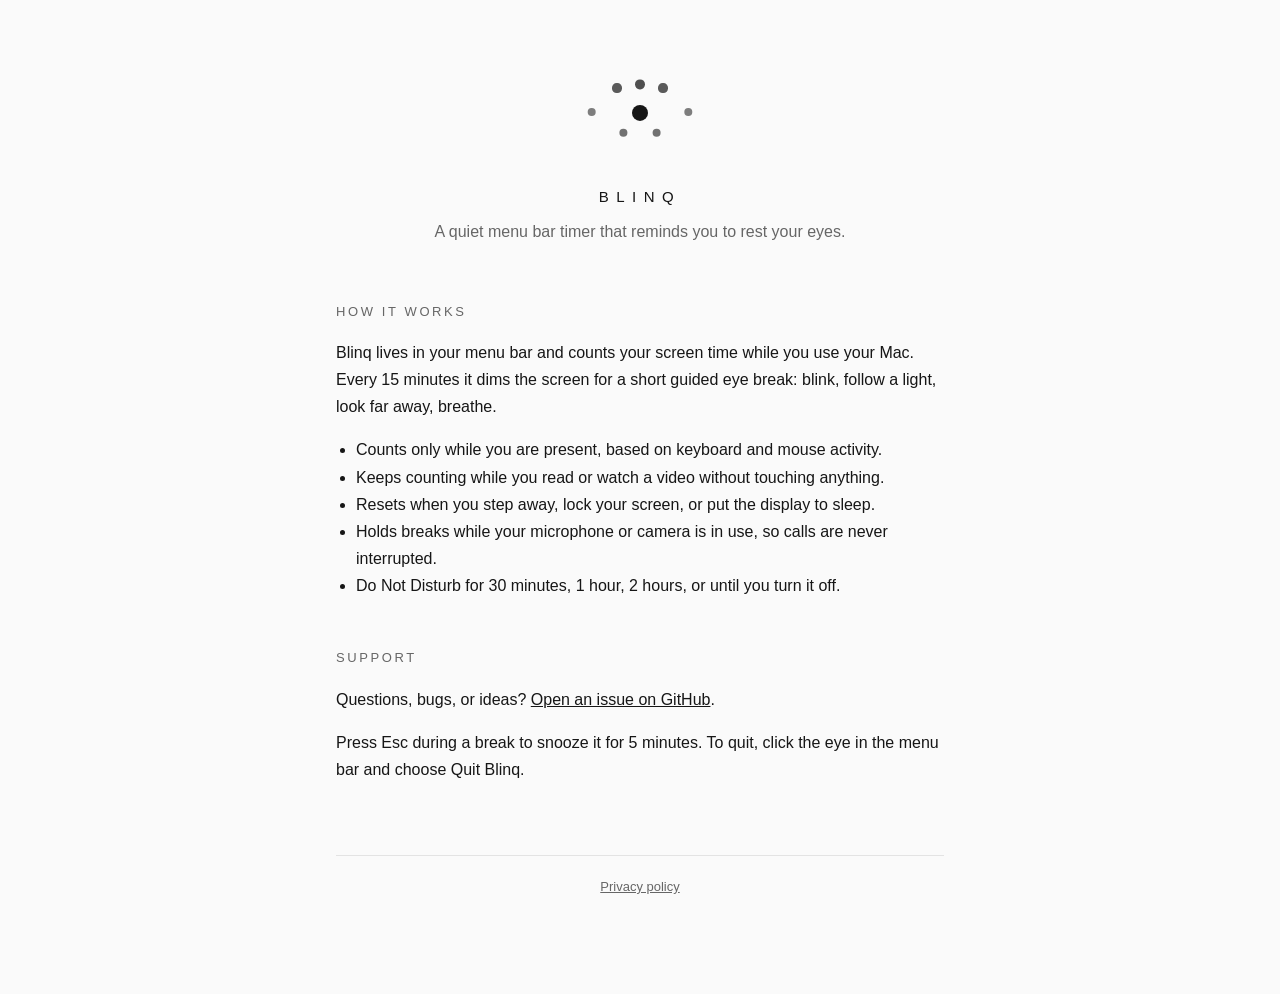
<file: index.html>
<!doctype html>
<html lang="en"><head><meta charset="utf-8"><meta name="viewport" content="width=device-width,initial-scale=1">
<title>Blinq</title><link rel="icon" type="image/png" href="favicon.png?v=2"><link rel="apple-touch-icon" href="apple-touch-icon.png?v=2"><link rel="stylesheet" href="style.css?v=2"></head>
<body><main>
<div class="eye" aria-hidden="true"><i style="--x:-48.3px;--y:0px;width:8.1px;height:8.1px;margin:-4.05px 0 0 -4.05px;opacity:0.55"></i><i style="--x:-23.0px;--y:-23.9px;width:9.1px;height:9.1px;margin:-4.55px 0 0 -4.55px;opacity:0.7"></i><i style="--x:-16.6px;--y:20.7px;width:8.6px;height:8.6px;margin:-4.3px 0 0 -4.3px;opacity:0.6"></i><i class="pupil" style="--x:0px;--y:0.9px;width:16.7px;height:16.7px;margin:-8.35px 0 0 -8.35px;opacity:1"></i><i style="--x:0px;--y:-27.6px;width:9.6px;height:9.6px;margin:-4.8px 0 0 -4.8px;opacity:0.75"></i><i style="--x:16.6px;--y:20.7px;width:8.6px;height:8.6px;margin:-4.3px 0 0 -4.3px;opacity:0.6"></i><i style="--x:23.0px;--y:-23.9px;width:9.1px;height:9.1px;margin:-4.55px 0 0 -4.55px;opacity:0.7"></i><i style="--x:48.3px;--y:0px;width:8.1px;height:8.1px;margin:-4.05px 0 0 -4.05px;opacity:0.55"></i></div>
<h1>Blinq</h1>
<p class="tag">A quiet menu bar timer that reminds you to rest your eyes.</p>

<h2>How it works</h2>
<p>Blinq lives in your menu bar and counts your screen time while you use your Mac. Every 15 minutes it dims the screen for a short guided eye break: blink, follow a light, look far away, breathe.</p>
<ul>
<li>Counts only while you are present, based on keyboard and mouse activity.</li>
<li>Keeps counting while you read or watch a video without touching anything.</li>
<li>Resets when you step away, lock your screen, or put the display to sleep.</li>
<li>Holds breaks while your microphone or camera is in use, so calls are never interrupted.</li>
<li>Do Not Disturb for 30 minutes, 1 hour, 2 hours, or until you turn it off.</li>
</ul>

<h2>Support</h2>
<p>Questions, bugs, or ideas? <a href="https://github.com/Physics-Morris/blinq/issues">Open an issue on GitHub</a>.</p>
<p>Press Esc during a break to snooze it for 5 minutes. To quit, click the eye in the menu bar and choose Quit Blinq.</p>

<footer><a href="privacy.html">Privacy policy</a></footer>
</main></body></html>
</file>
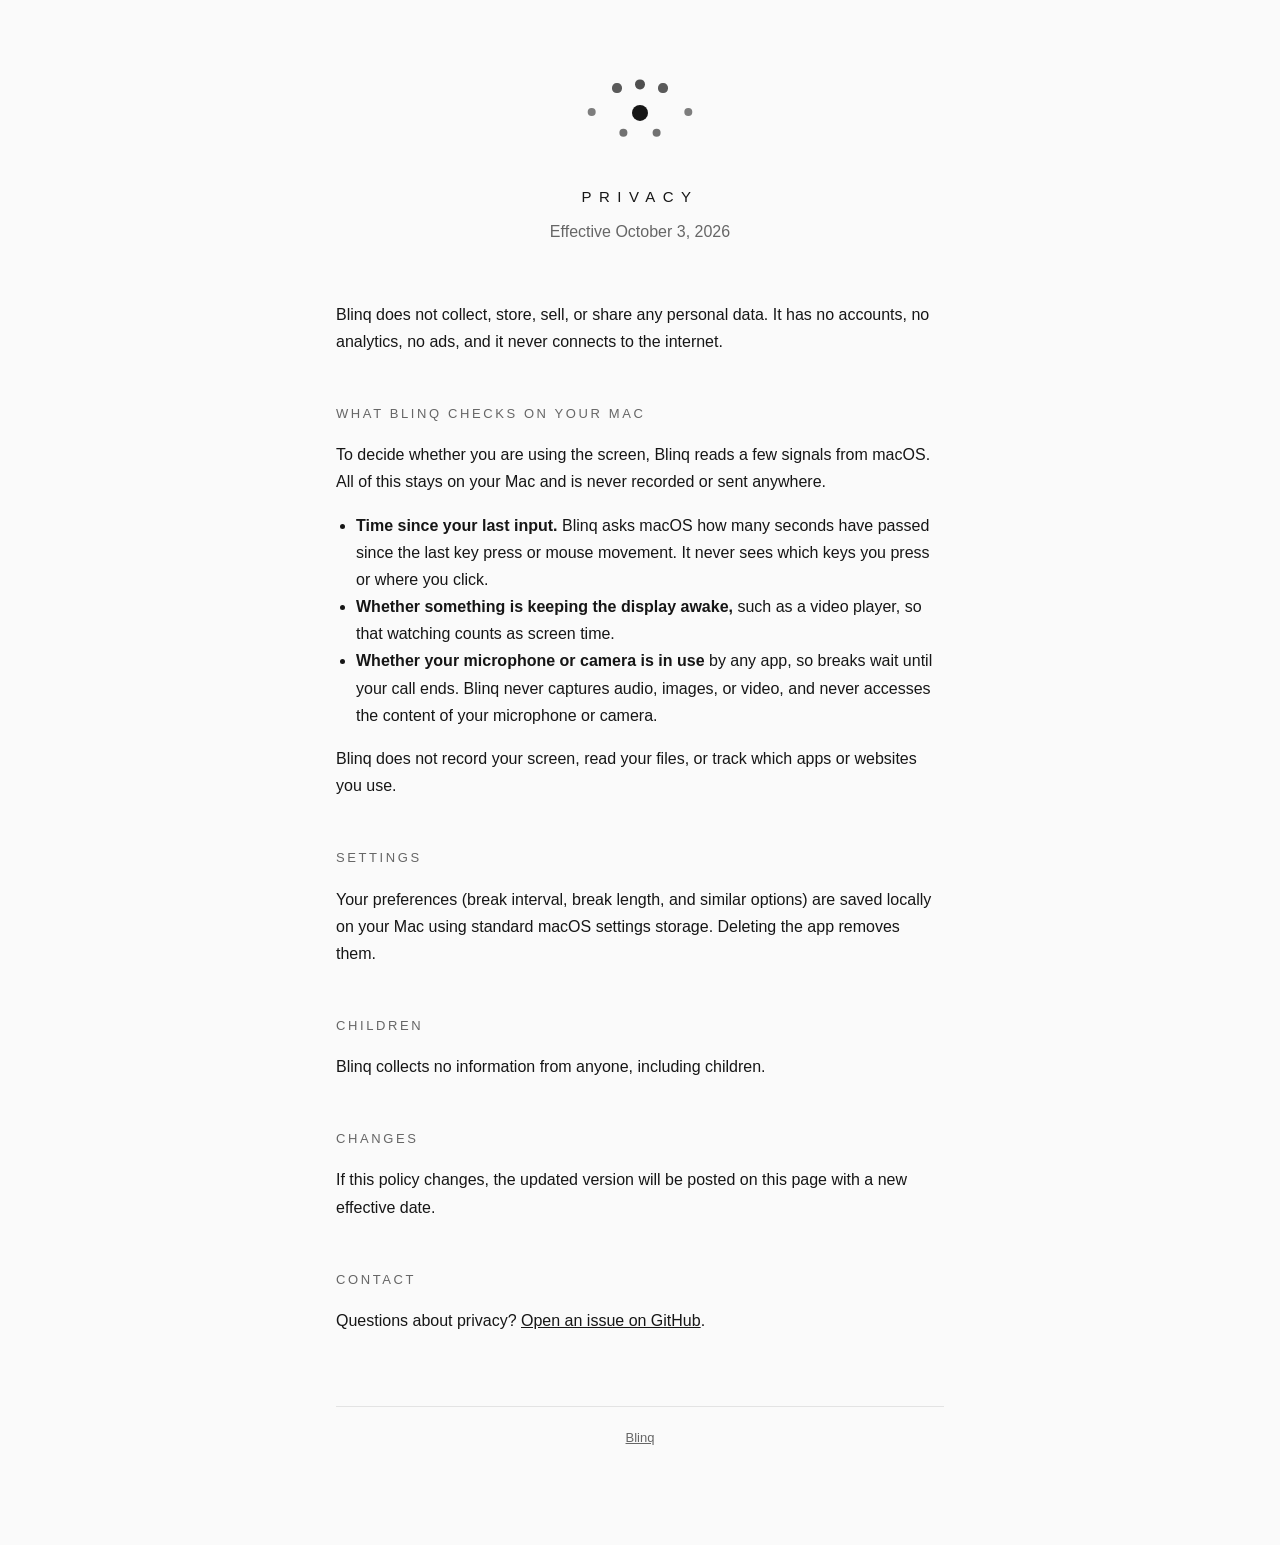
<file: privacy.html>
<!doctype html>
<html lang="en"><head><meta charset="utf-8"><meta name="viewport" content="width=device-width,initial-scale=1">
<title>Blinq Privacy</title><link rel="icon" type="image/png" href="favicon.png?v=2"><link rel="apple-touch-icon" href="apple-touch-icon.png?v=2"><link rel="stylesheet" href="style.css?v=2"></head>
<body><main>
<div class="eye" aria-hidden="true"><i style="--x:-48.3px;--y:0px;width:8.1px;height:8.1px;margin:-4.05px 0 0 -4.05px;opacity:0.55"></i><i style="--x:-23.0px;--y:-23.9px;width:9.1px;height:9.1px;margin:-4.55px 0 0 -4.55px;opacity:0.7"></i><i style="--x:-16.6px;--y:20.7px;width:8.6px;height:8.6px;margin:-4.3px 0 0 -4.3px;opacity:0.6"></i><i class="pupil" style="--x:0px;--y:0.9px;width:16.7px;height:16.7px;margin:-8.35px 0 0 -8.35px;opacity:1"></i><i style="--x:0px;--y:-27.6px;width:9.6px;height:9.6px;margin:-4.8px 0 0 -4.8px;opacity:0.75"></i><i style="--x:16.6px;--y:20.7px;width:8.6px;height:8.6px;margin:-4.3px 0 0 -4.3px;opacity:0.6"></i><i style="--x:23.0px;--y:-23.9px;width:9.1px;height:9.1px;margin:-4.55px 0 0 -4.55px;opacity:0.7"></i><i style="--x:48.3px;--y:0px;width:8.1px;height:8.1px;margin:-4.05px 0 0 -4.05px;opacity:0.55"></i></div>
<h1>Privacy</h1>
<p class="tag">Effective October 3, 2026</p>

<p>Blinq does not collect, store, sell, or share any personal data. It has no accounts, no analytics, no ads, and it never connects to the internet.</p>

<h2>What Blinq checks on your Mac</h2>
<p>To decide whether you are using the screen, Blinq reads a few signals from macOS. All of this stays on your Mac and is never recorded or sent anywhere.</p>
<ul>
<li><strong>Time since your last input.</strong> Blinq asks macOS how many seconds have passed since the last key press or mouse movement. It never sees which keys you press or where you click.</li>
<li><strong>Whether something is keeping the display awake,</strong> such as a video player, so that watching counts as screen time.</li>
<li><strong>Whether your microphone or camera is in use</strong> by any app, so breaks wait until your call ends. Blinq never captures audio, images, or video, and never accesses the content of your microphone or camera.</li>
</ul>
<p>Blinq does not record your screen, read your files, or track which apps or websites you use.</p>

<h2>Settings</h2>
<p>Your preferences (break interval, break length, and similar options) are saved locally on your Mac using standard macOS settings storage. Deleting the app removes them.</p>

<h2>Children</h2>
<p>Blinq collects no information from anyone, including children.</p>

<h2>Changes</h2>
<p>If this policy changes, the updated version will be posted on this page with a new effective date.</p>

<h2>Contact</h2>
<p>Questions about privacy? <a href="https://github.com/Physics-Morris/blinq/issues">Open an issue on GitHub</a>.</p>

<footer><a href="index.html">Blinq</a></footer>
</main></body></html>
</file>
<file: style.css>
:root{--bg:#0e0e0e;--fg:#ececec;--muted:#8a8a8a;--line:#262626}
@media (prefers-color-scheme:light){:root:not([data-theme=dark]){--bg:#fafafa;--fg:#161616;--muted:#666;--line:#e3e3e3}}
*{box-sizing:border-box}
body{margin:0;background:var(--bg);color:var(--fg);font:16px/1.7 -apple-system,BlinkMacSystemFont,"Helvetica Neue",sans-serif}
main{max-width:640px;margin:0 auto;padding:72px 16px 96px}
.eye{position:relative;width:120px;height:80px;margin:0 auto 32px}
.eye i{position:absolute;left:50%;top:50%;border-radius:50%;background:var(--fg);transform:translate(var(--x),var(--y));animation:blink 4.2s cubic-bezier(.3,.7,.4,1.4) infinite}
.eye i.pupil{animation:blink 4.2s cubic-bezier(.3,.7,.4,1.4) infinite,glance 7s ease-in-out infinite}
@keyframes blink{0%,84%,100%{transform:translate(var(--x),var(--y))}90%{transform:translate(calc(var(--x)*.92),0) scale(.75)}}
@keyframes glance{0%,100%{translate:-9px 0}50%{translate:9px 0}}
@media (prefers-reduced-motion:reduce){.eye i{animation:none!important}}
h1{text-align:center;font-weight:400;letter-spacing:.5em;font-size:15px;text-transform:uppercase;margin:0 0 8px}
.tag{text-align:center;color:var(--muted);margin:0 0 56px}
h2{font-size:13px;font-weight:500;letter-spacing:.2em;text-transform:uppercase;color:var(--muted);margin:48px 0 8px}
a{color:inherit}
ul{padding-left:20px}
footer{margin-top:72px;padding-top:20px;border-top:1px solid var(--line);color:var(--muted);font-size:13px;text-align:center}
</file>
